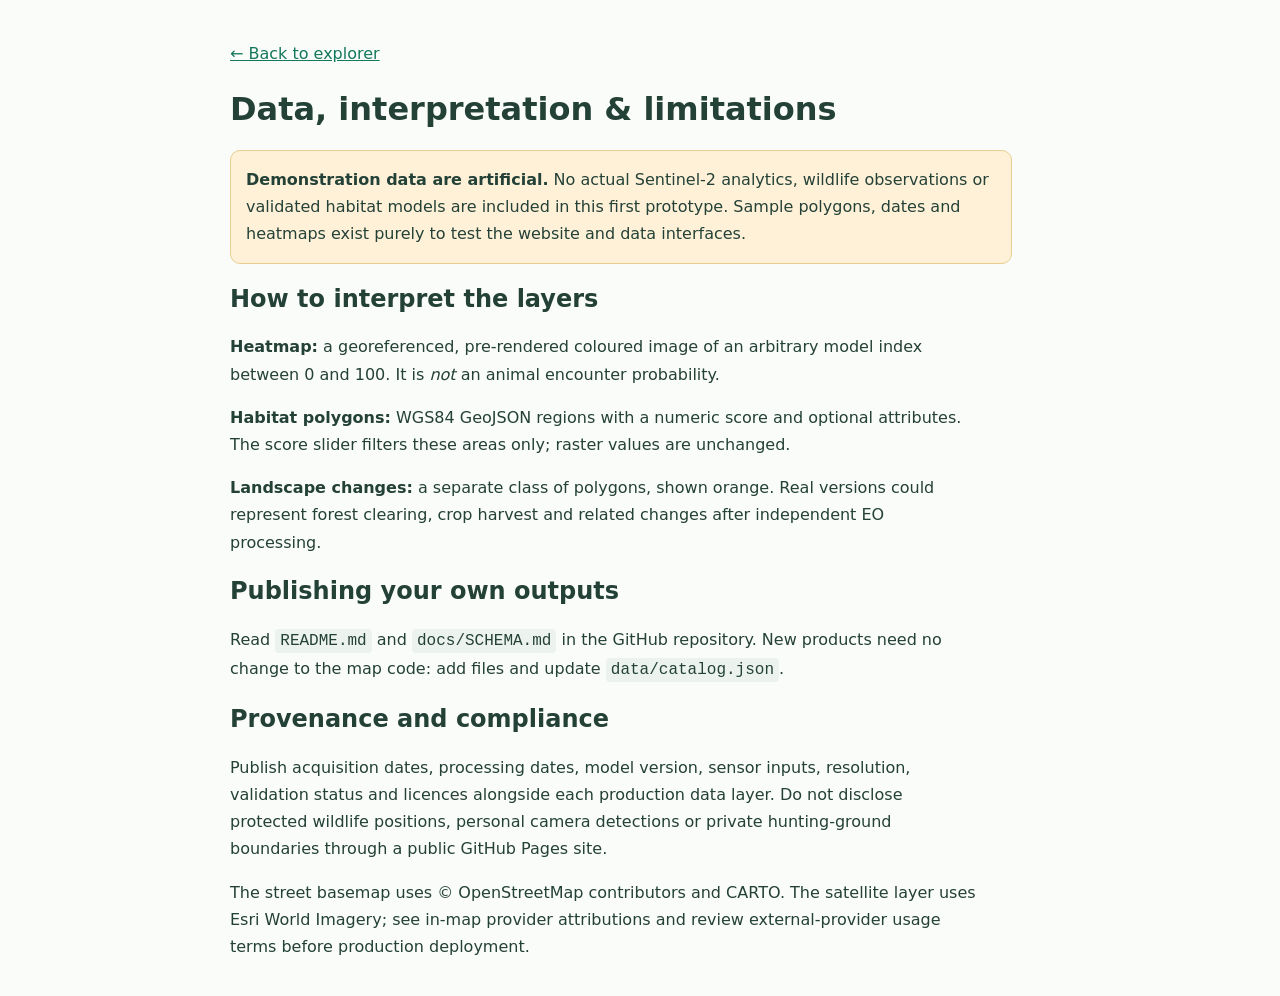
<file: docs/data-guide.html>
<!doctype html><html lang="en"><head><meta charset="utf-8"><meta name="viewport" content="width=device-width, initial-scale=1"><title>Data Guide · SAIIL Wildlife Habitat Explorer</title><link rel="icon" href="../assets/favicon.svg" type="image/svg+xml"><style>body{font:16px/1.7 system-ui,sans-serif;max-width:820px;margin:40px auto;padding:0 22px;color:#244137;background:#fafcf9}a{color:#14775c}h1,h2{line-height:1.25}h1{font-size:32px}p,li{max-width:750px}.callout{background:#fff1d8;border:1px solid #e8ce90;border-radius:10px;padding:15px}code{background:#ecf3ef;padding:3px 5px;border-radius:4px}</style></head><body><a href="../index.html">← Back to explorer</a><h1>Data, interpretation &amp; limitations</h1><p class="callout"><strong>Demonstration data are artificial.</strong> No actual Sentinel-2 analytics, wildlife observations or validated habitat models are included in this first prototype. Sample polygons, dates and heatmaps exist purely to test the website and data interfaces.</p><h2>How to interpret the layers</h2><p><strong>Heatmap:</strong> a georeferenced, pre-rendered coloured image of an arbitrary model index between 0 and 100. It is <em>not</em> an animal encounter probability.</p><p><strong>Habitat polygons:</strong> WGS84 GeoJSON regions with a numeric score and optional attributes. The score slider filters these areas only; raster values are unchanged.</p><p><strong>Landscape changes:</strong> a separate class of polygons, shown orange. Real versions could represent forest clearing, crop harvest and related changes after independent EO processing.</p><h2>Publishing your own outputs</h2><p>Read <code>README.md</code> and <code>docs/SCHEMA.md</code> in the GitHub repository. New products need no change to the map code: add files and update <code>data/catalog.json</code>.</p><h2>Provenance and compliance</h2><p>Publish acquisition dates, processing dates, model version, sensor inputs, resolution, validation status and licences alongside each production data layer. Do not disclose protected wildlife positions, personal camera detections or private hunting-ground boundaries through a public GitHub Pages site.</p><p>The street basemap uses © OpenStreetMap contributors and CARTO. The satellite layer uses Esri World Imagery; see in-map provider attributions and review external-provider usage terms before production deployment.</p></body></html>
</file>
